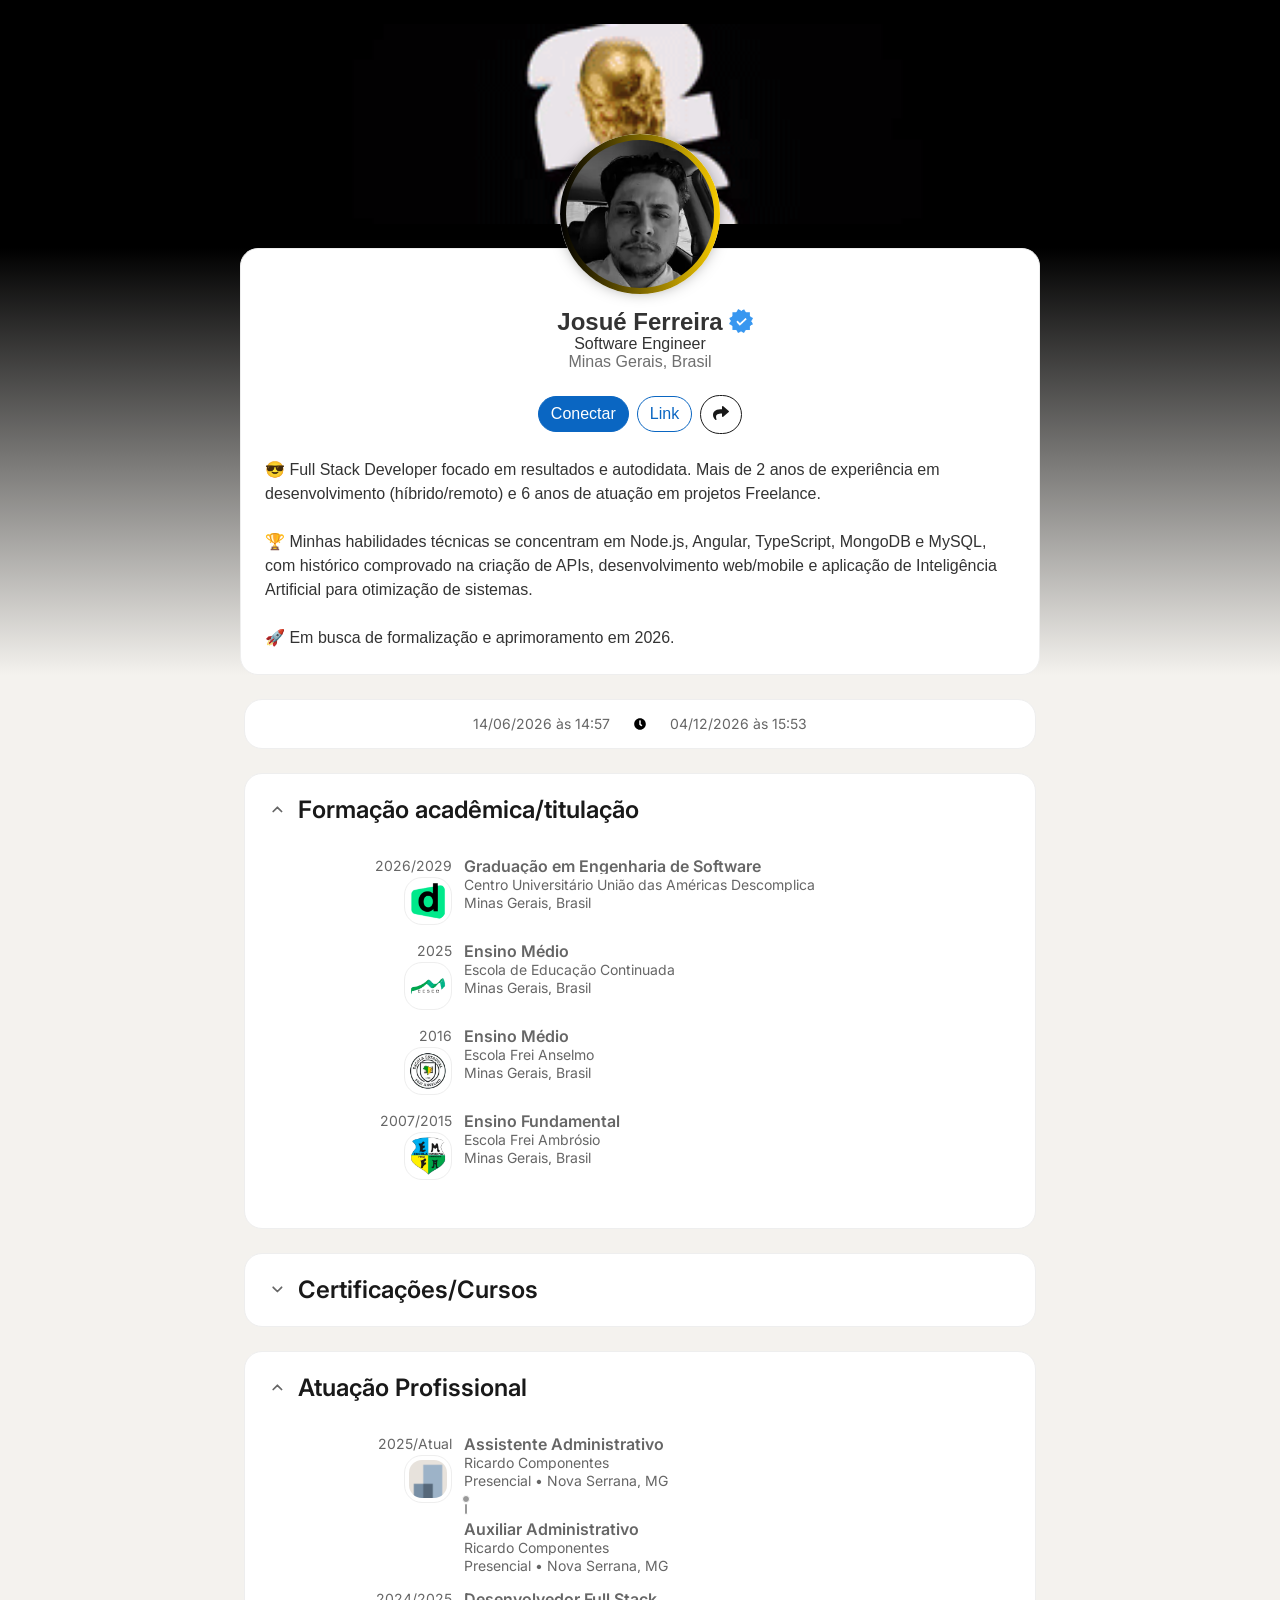
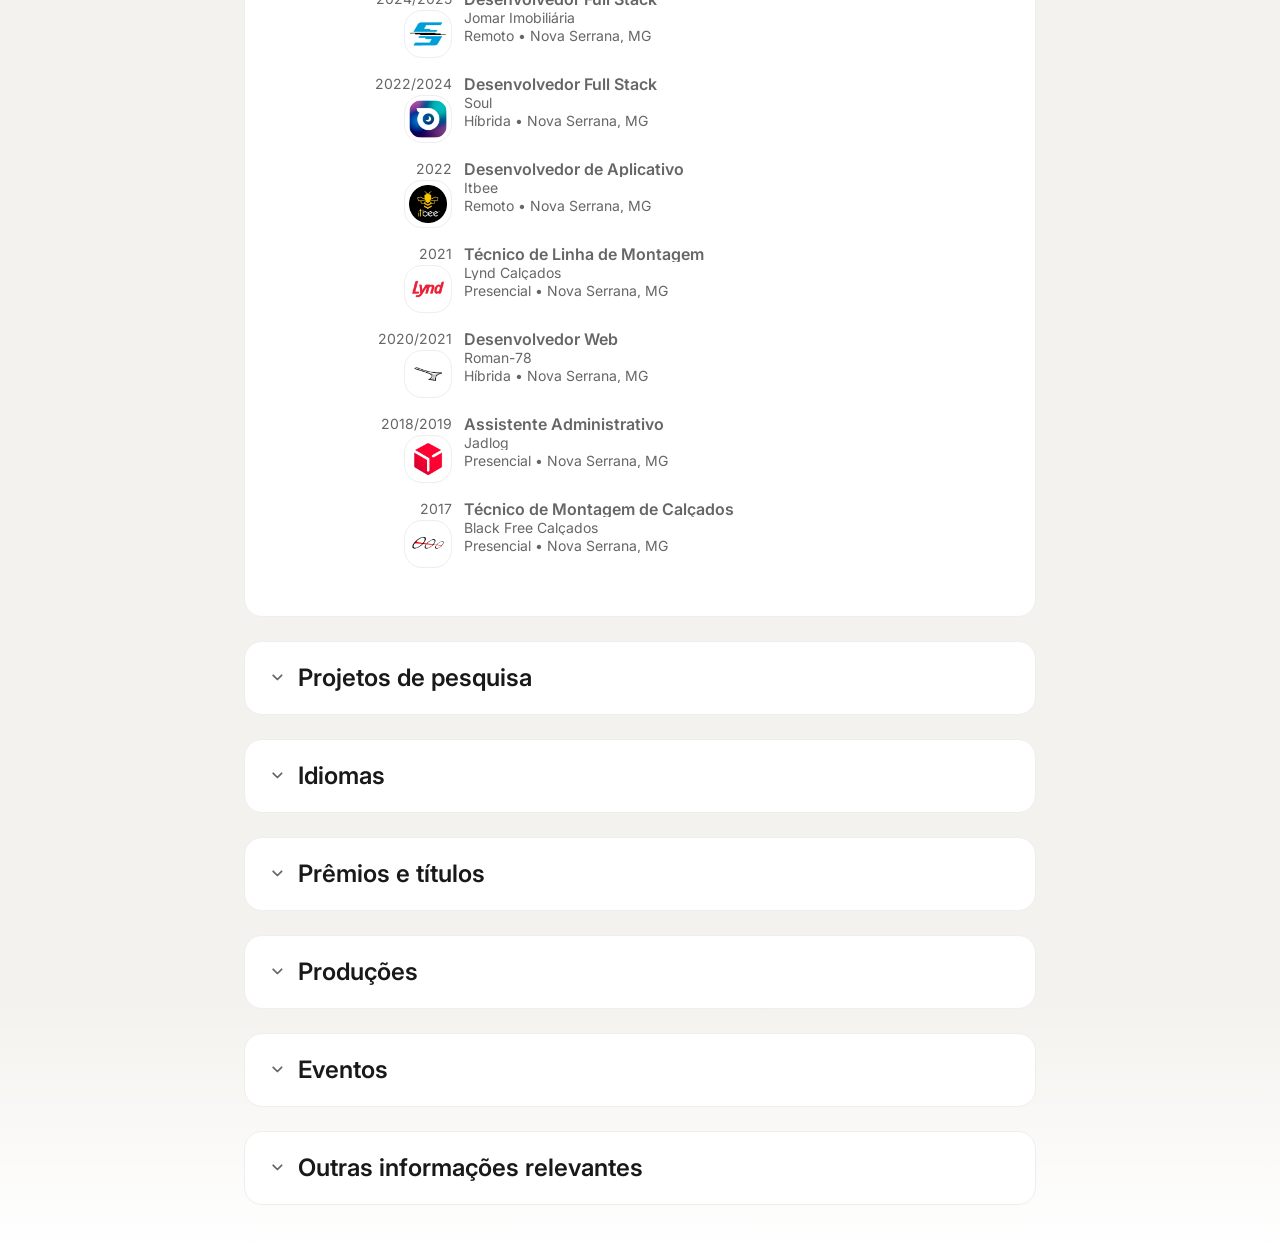
<file: index.html>
<!doctype html>
<html lang="pt-BR">
  <head>
    <meta charset="UTF-8" />
    <meta name="viewport" content="width=device-width, initial-scale=1.0" />
    <title>Life Log &#8211; JӨZÜΣMΛЯƧH</title>
    <link rel="stylesheet" href="style.css" />
    <script src="script.js"></script>
    <link rel="icon" href="media/Icon/32x32.jpeg" sizes="32x32" />
    <link rel="icon" href="media/Icon/192x192.jpeg" sizes="192x192" />
    <link rel="apple-touch-icon" href="media/Icon/180x180.jpeg" />
    <meta name="msapplication-TileImage" content="media/Icon/270x270.jpeg" />
  </head>
  <body>
    <header class="">
      <div class="container">
        <div class="background">
          <div class=""></div>
        </div>
        <div class="picture">
          <div class="image"></div>
        </div>
        <div class="information">
          <div class="col name">
            <h2>Josué Ferreira</h2>
            <span class="h3">Software Engineer</span>
            <span class="h6" style="opacity: 70%">Minas Gerais, Brasil</span>
          </div>
          <div class="row action">
            <a class="button" href="https://wa.me/5537920006936" target="_blank">
              <span class="h5">Conectar</span>
            </a>
            <a class="button alt" href="https://www.linkedin.com/in/jzmrsh/?ref=jzmrsh.com/log" target="_blank">
              <!-- <a class="button alt" href="https://www.jozuemarsh.com/notes/" target="_blank"> -->
              <span class="h5">Link</span>
            </a>
            <a class="button alt2" href="#" data-share="life-log" rel="nofollow">
              <svg aria-hidden="true" class="" viewBox="0 0 512 512" xmlns="http://www.w3.org/2000/svg">
                <path
                  d="M503.691 189.836L327.687 37.851C312.281 24.546 288 35.347 288 56.015v80.053C127.371 137.907 0 170.1 0 322.326c0 61.441 39.581 122.309 83.333 154.132 13.653 9.931 33.111-2.533 28.077-18.631C66.066 312.814 132.917 274.316 288 272.085V360c0 20.7 24.3 31.453 39.687 18.164l176.004-152c11.071-9.562 11.086-26.753 0-36.328z"
                ></path>
              </svg>
            </a>
          </div>
          <div class="col description">
            <span class="h6">
              😎 Full Stack Developer focado em resultados e autodidata. Mais de 2 anos de experiência em desenvolvimento
              (híbrido/remoto) e 6 anos de atuação em projetos Freelance. <br /><br />
              🏆 Minhas habilidades técnicas se concentram em Node.js, Angular, TypeScript, MongoDB e MySQL, com histórico
              comprovado na criação de APIs, desenvolvimento web/mobile e aplicação de Inteligência Artificial para otimização
              de sistemas. <br /><br />
              🚀 Em busca de formalização e aprimoramento em 2026.
            </span>
          </div>
        </div>
      </div>
    </header>
    <main class="">
      <section id="update" class="show">
        <div class="container row center">
          <span class="text" autoupdate="changeddate">00/00/0000 às 00:00</span>
          <svg class="icon small" aria-hidden="true" class="" viewBox="0 0 512 512" xmlns="http://www.w3.org/2000/svg">
            <path
              d="M256,8C119,8,8,119,8,256S119,504,256,504,504,393,504,256,393,8,256,8Zm92.49,313h0l-20,25a16,16,0,0,1-22.49,2.5h0l-67-49.72a40,40,0,0,1-15-31.23V112a16,16,0,0,1,16-16h32a16,16,0,0,1,16,16V256l58,42.5A16,16,0,0,1,348.49,321Z"
            ></path>
          </svg>
          <span class="text" autoupdate="currentdate">00/00/0000 às 00:00</span>
        </div>
      </section>
      <section id="school" class="show open">
        <div class="container">
          <h2 class="title">Formação acadêmica/titulação</h2>
          <div class="content"></div>
        </div>
      </section>
      <section id="course" class="show">
        <div class="container">
          <h2 class="title">Certificações/Cursos</h2>
          <div class="content"></div>
        </div>
      </section>
      <section id="teaching" class="hide">
        <div class="container">
          <h2 class="title">Livre-docência</h2>
          <div class="content"></div>
        </div>
      </section>
      <section id="job" class="show open">
        <div class="container">
          <h2 class="title">Atuação Profissional</h2>
          <div class="content"></div>
        </div>
      </section>
      <section id="project" class="show">
        <div class="container">
          <h2 class="title">Projetos de pesquisa</h2>
          <div class="content"></div>
        </div>
      </section>
      <section id="language" class="show">
        <div class="container">
          <h2 class="title">Idiomas</h2>
          <div class="content"></div>
        </div>
      </section>
      <section id="award" class="show">
        <div class="container">
          <h2 class="title">Prêmios e títulos</h2>
          <div class="content"></div>
        </div>
      </section>
      <section id="production" class="show">
        <div class="container">
          <h2 class="title">Produções</h2>
          <div class="content"></div>
        </div>
      </section>
      <section id="magazine" class="hide">
        <div class="container">
          <h2 class="title">Bancas</h2>
          <div class="content"></div>
        </div>
      </section>
      <section id="event" class="show">
        <div class="container">
          <h2 class="title">Eventos</h2>
          <div class="content"></div>
        </div>
      </section>
      <section id="guidelines" class="hide">
        <div class="container">
          <h2 class="title">Orientações</h2>
          <div class="content"></div>
        </div>
      </section>
      <section id="education" class="hide">
        <div class="container">
          <h2 class="title">Educação e Popularização de C &amp; T</h2>
          <div class="content"></div>
        </div>
      </section>
      <section id="other" class="show">
        <div class="container">
          <h2 class="title">Outras informações relevantes</h2>
          <div class="content"></div>
        </div>
      </section>
    </main>
    <footer class=""></footer>
    <script>
      // SHARE BTN
      document.addEventListener("click", (event) => {
        const element = event.target.closest("[data-share]");

        if (element && element.dataset.share === "life-log") {
          const shareData = {
            title: "Life Log",
            url: "https://jzmrsh.com/log",
          };

          // Tenta usar a API de compartilhamento nativa, senão copia para o clipboard
          if (navigator.share) {
            navigator.share(shareData);
          } else {
            navigator.clipboard.writeText(shareData.url);
            alert("Link copiado para a área de transferência!");
          }
        }
      });

      // IFRAME
      const observer = new ResizeObserver((entries) => {
        for (let entry of entries) {
          const height = document.documentElement.scrollHeight;
          window.parent.postMessage(
            {
              type: "resize",
              height: height,
            },
            "*"
          );
        }
      });

      // Começa a observar o corpo da página
      observer.observe(document.getElementsByTagName("main")[0]);
    </script>
  </body>
</html>
</file>
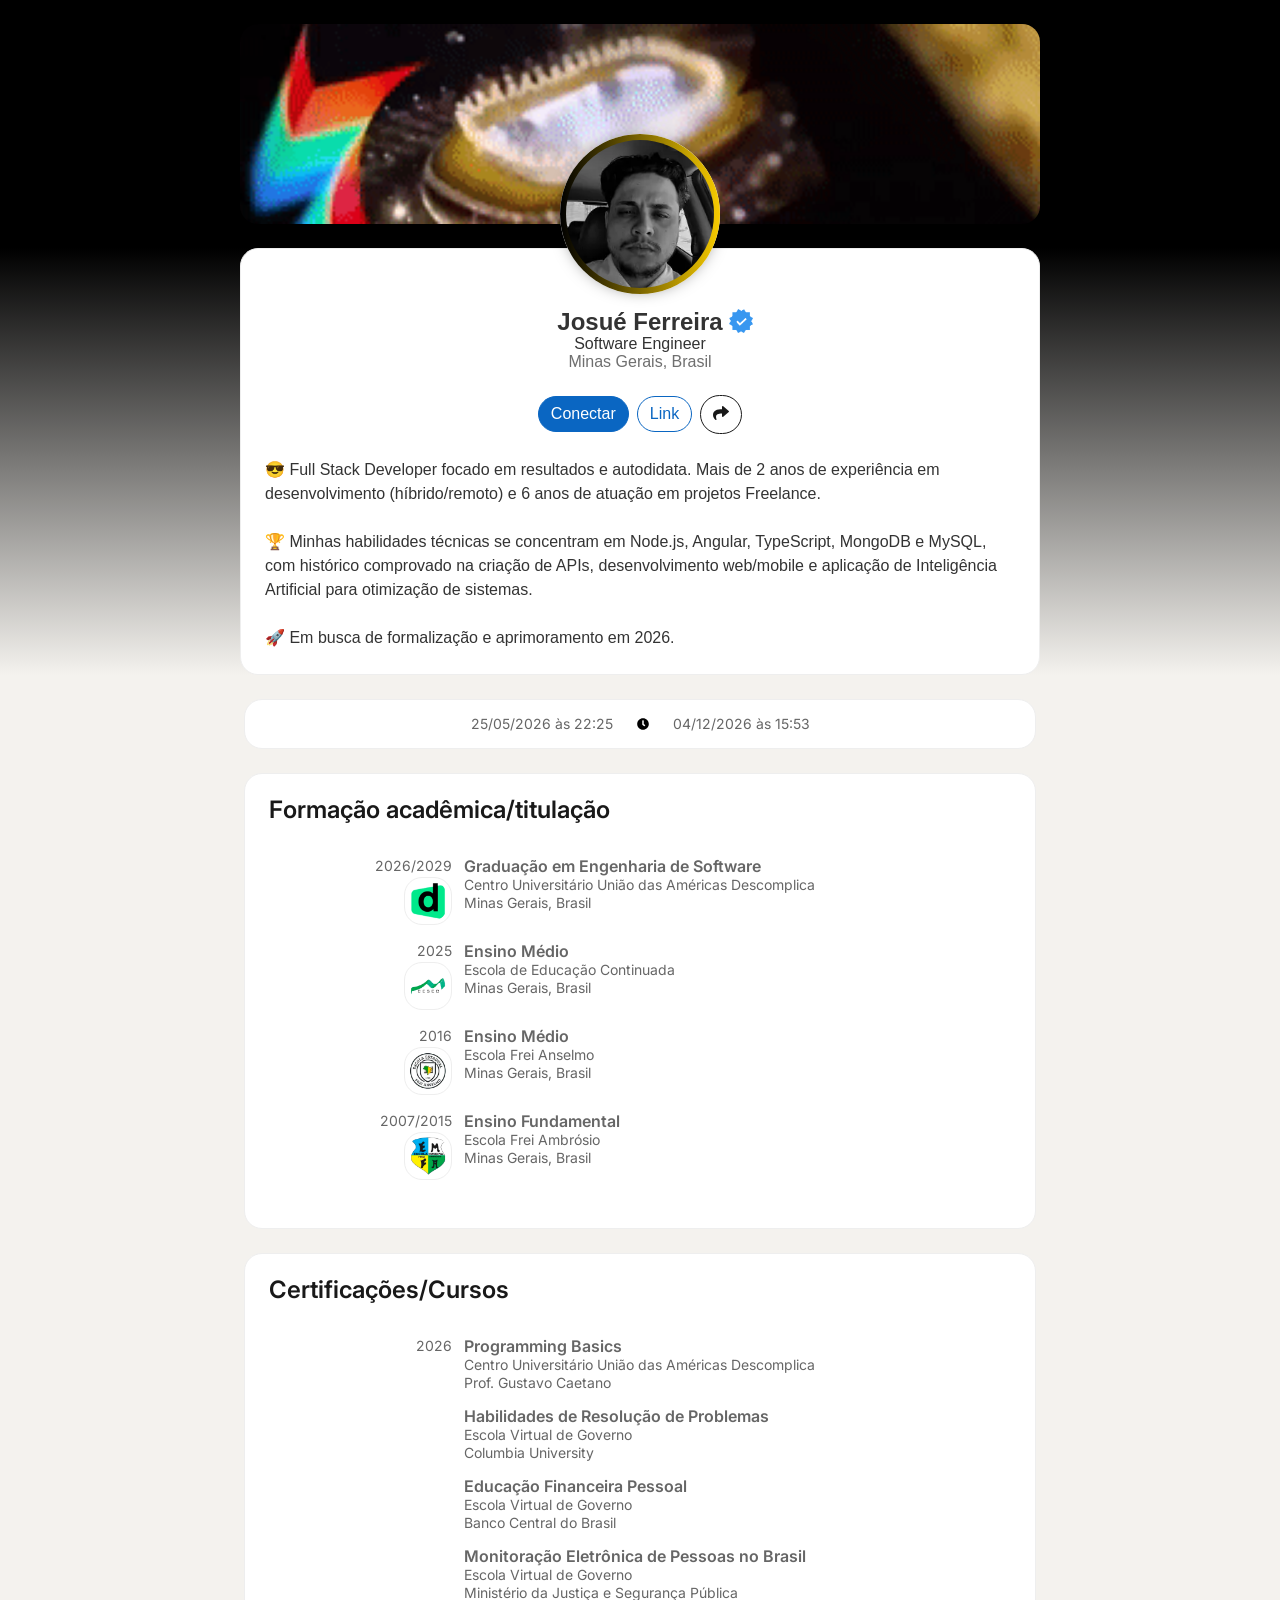
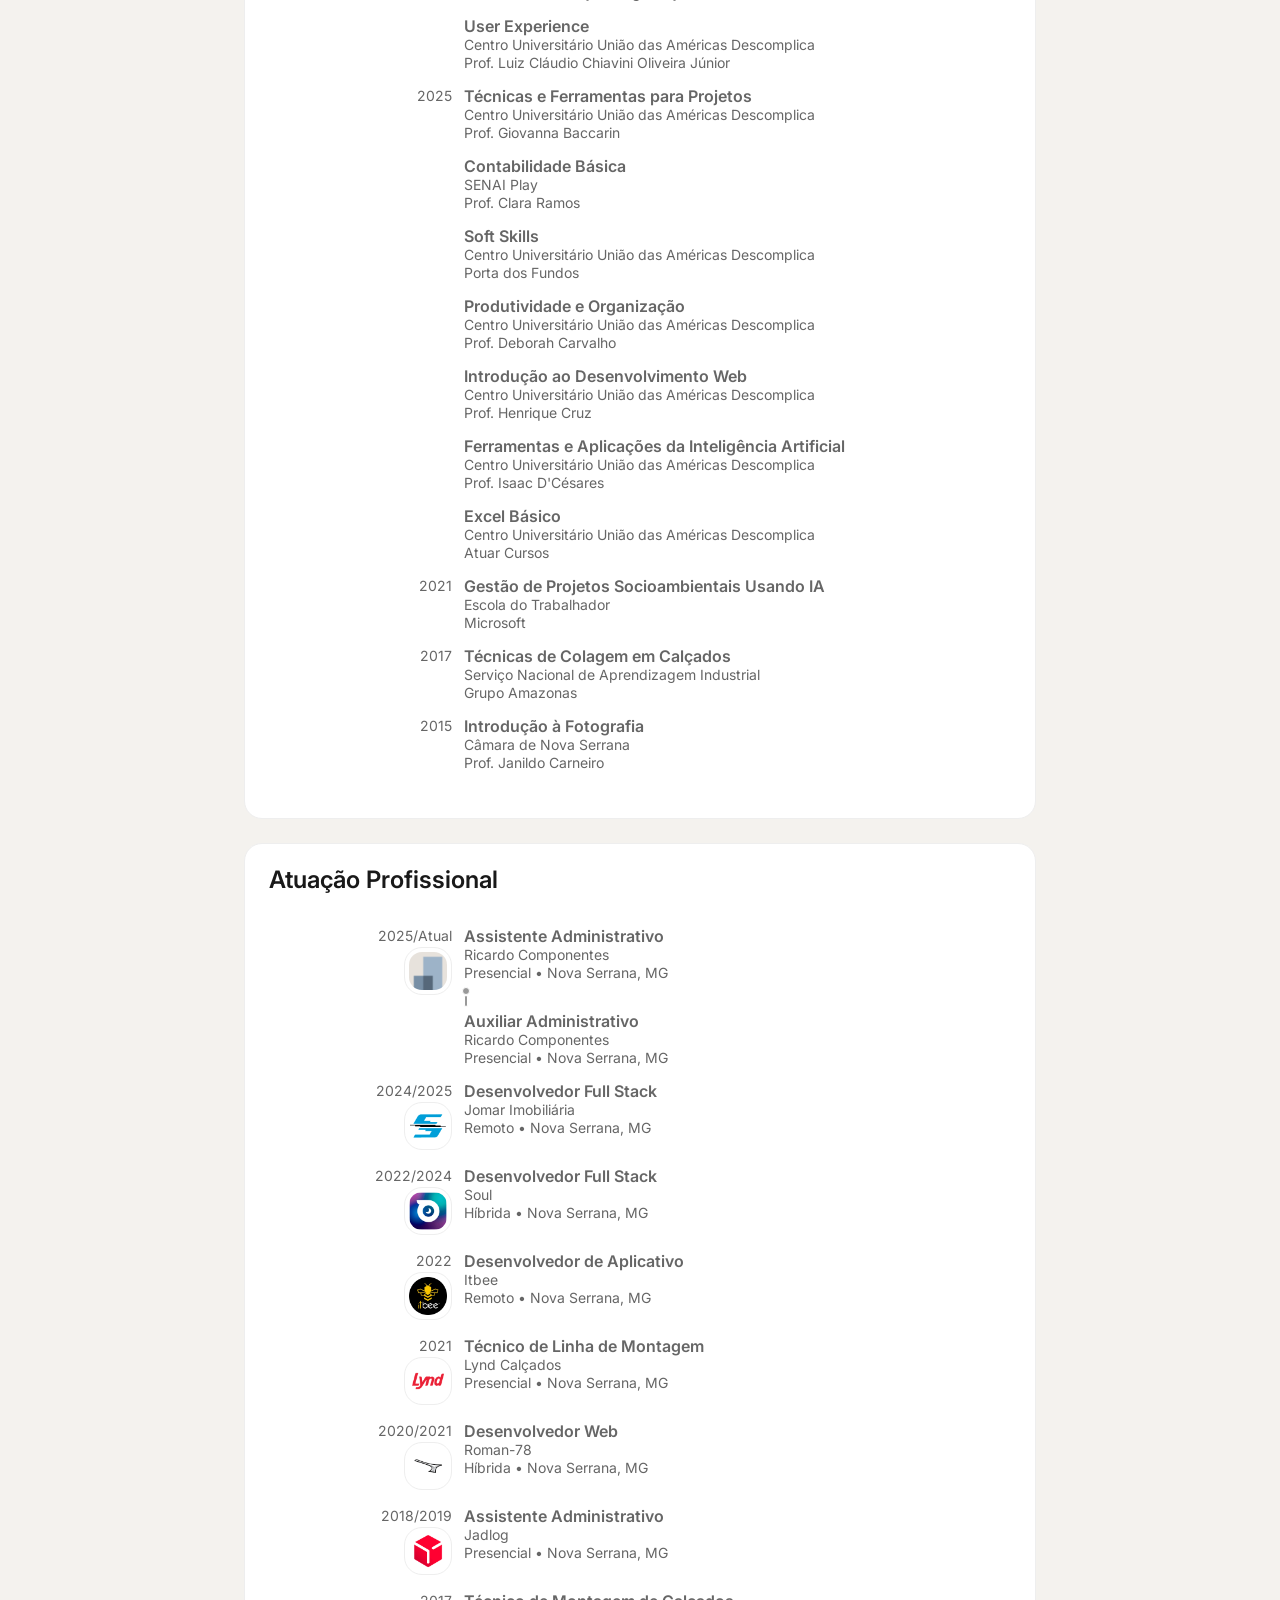
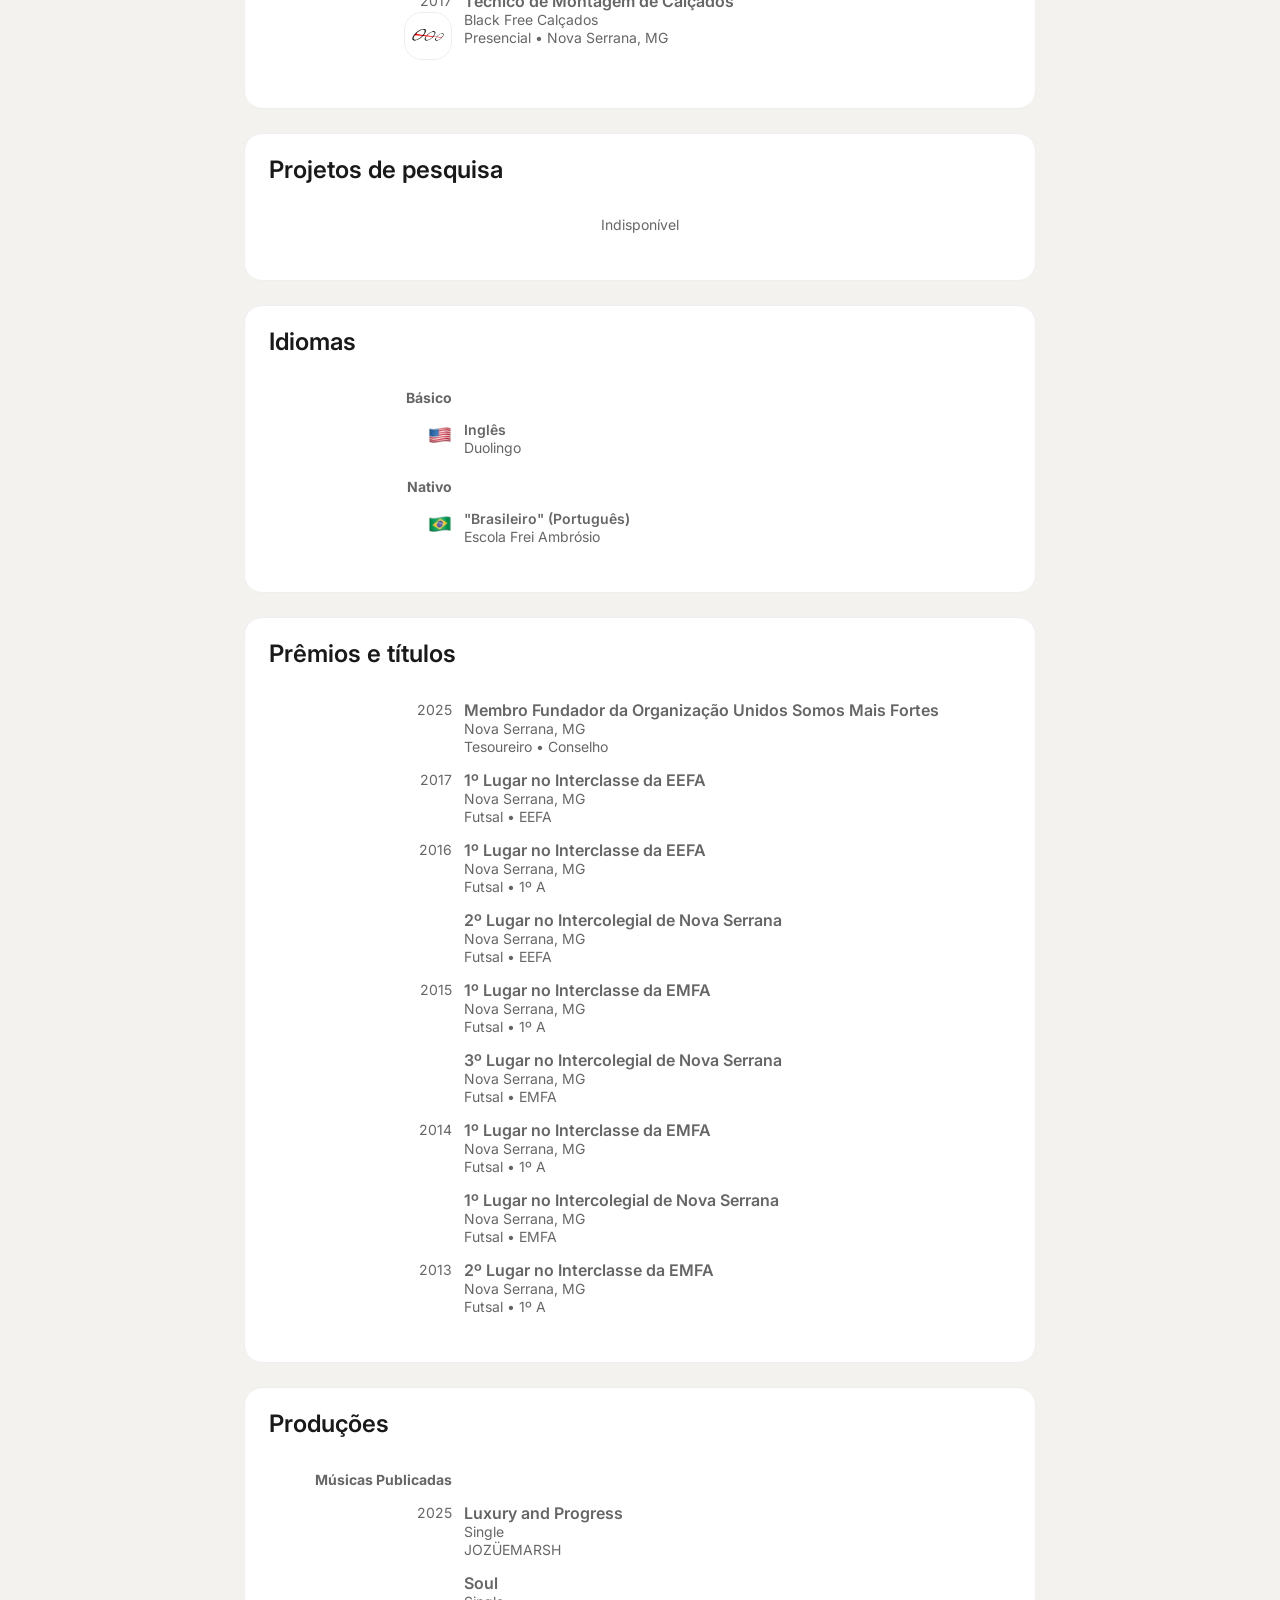
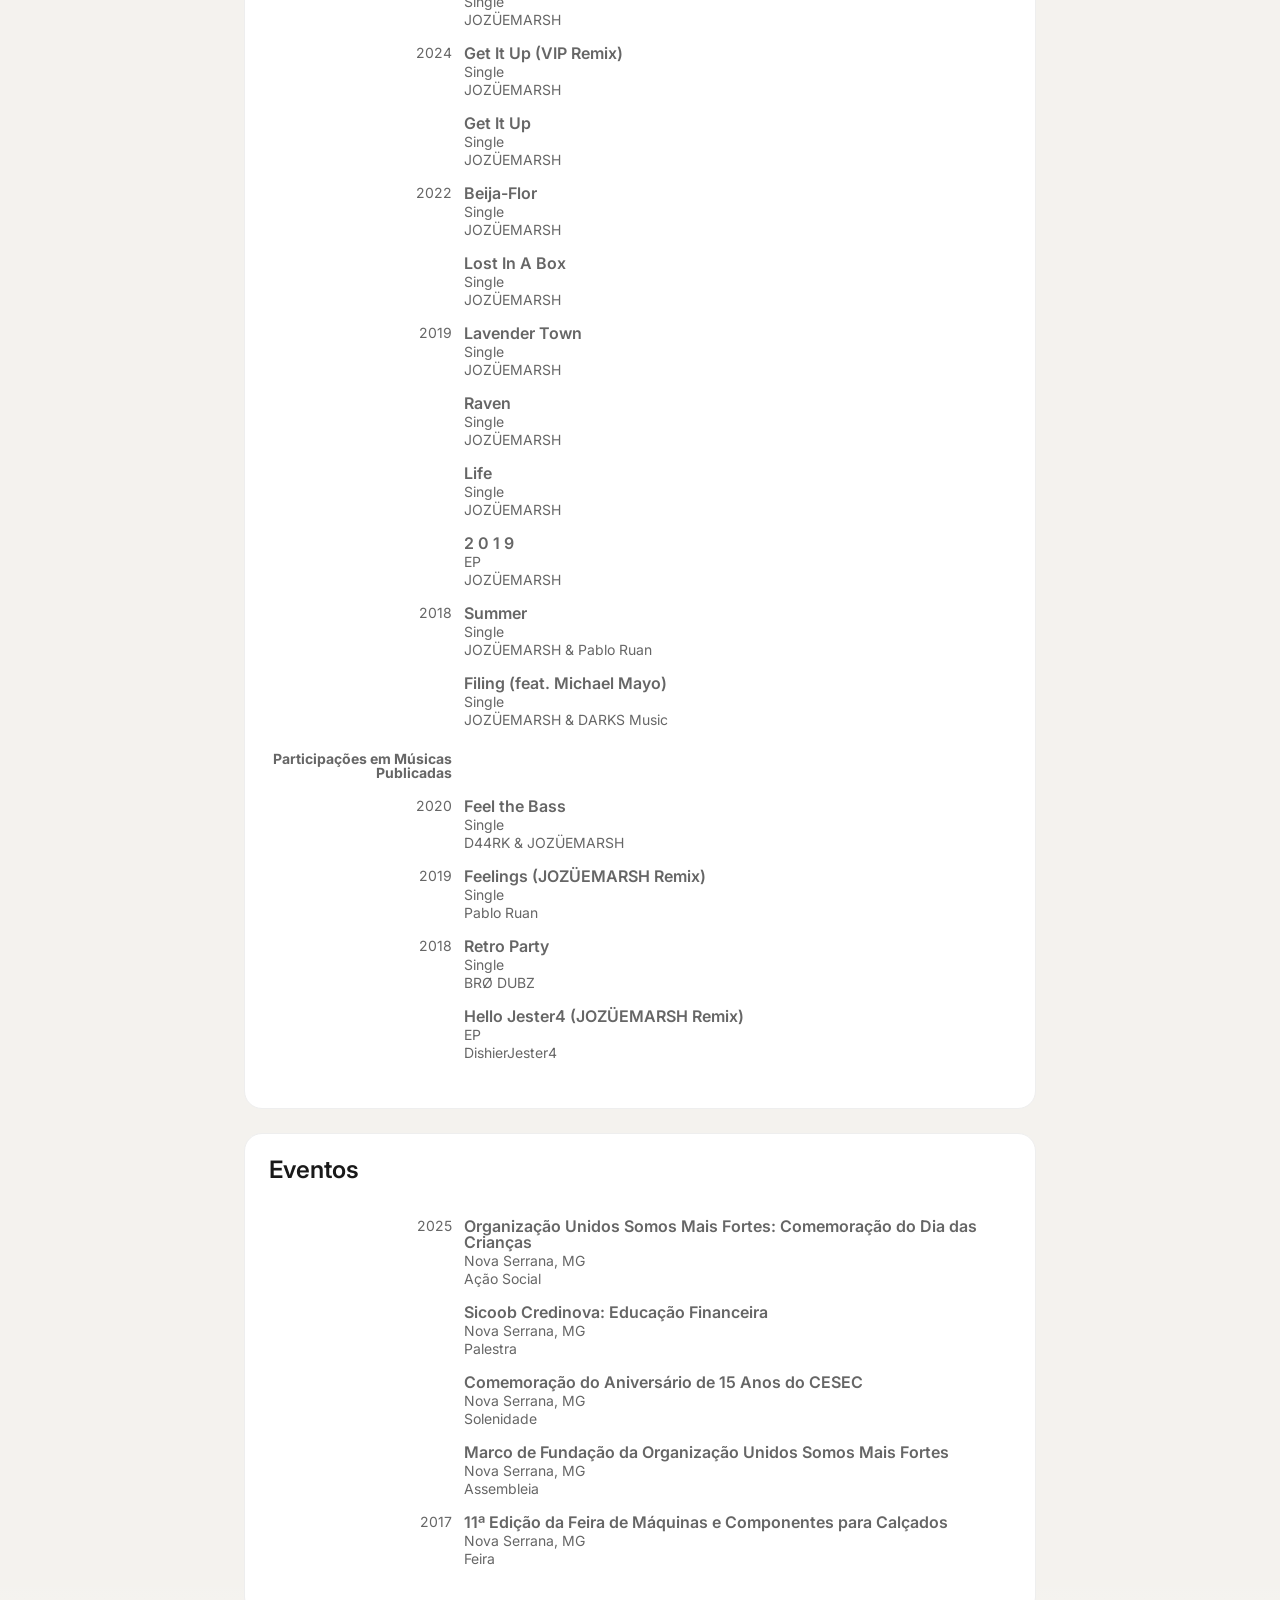
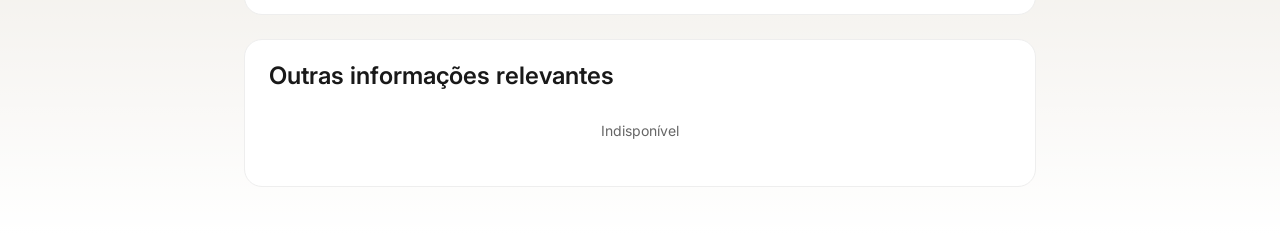
<file: index.bkp.html>
<!doctype html>
<html lang="pt-BR">
  <head>
    <meta charset="UTF-8" />
    <meta name="viewport" content="width=device-width, initial-scale=1.0" />
    <title>Life Log &#8211; JӨZÜΣMΛЯƧH</title>
    <link rel="stylesheet" href="style.css" />
    <link
      rel="icon"
      href="https://www.jozuemarsh.com/log/wp-content/uploads/sites/8/2025/12/cropped-profile-brand-32x32.jpeg"
      sizes="32x32"
    />
    <link
      rel="icon"
      href="https://www.jozuemarsh.com/log/wp-content/uploads/sites/8/2025/12/cropped-profile-brand-192x192.jpeg"
      sizes="192x192"
    />
    <link
      rel="apple-touch-icon"
      href="https://www.jozuemarsh.com/log/wp-content/uploads/sites/8/2025/12/cropped-profile-brand-180x180.jpeg"
    />
    <meta
      name="msapplication-TileImage"
      content="https://www.jozuemarsh.com/log/wp-content/uploads/sites/8/2025/12/cropped-profile-brand-270x270.jpeg"
    />
  </head>
  <body>
    <header class="">
      <div class="container">
        <div class="background">
          <div class="">
            <div class=""></div>
          </div>
        </div>
        <div class="picture">
          <div class="image"></div>
        </div>
        <div class="information">
          <div class="col name">
            <h2>Josué Ferreira</h2>
            <span class="h3">Software Engineer</span>
            <span class="h6" style="opacity: 70%">Minas Gerais, Brasil</span>
          </div>
          <div class="row action">
            <a class="button" href="https://wa.me/5537920006936" target="_blank">
              <span class="h5">Conectar</span>
            </a>
            <a class="button alt" href="https://www.linkedin.com/in/jzmrsh/?ref=jzmrsh.com/log" target="_blank">
              <!-- <a class="button alt" href="https://www.jozuemarsh.com/notes/" target="_blank"> -->
              <span class="h5">Link</span>
            </a>
            <a class="button alt2" href="#" data-share="life-log" rel="nofollow">
              <svg aria-hidden="true" class="" viewBox="0 0 512 512" xmlns="http://www.w3.org/2000/svg">
                <path
                  d="M503.691 189.836L327.687 37.851C312.281 24.546 288 35.347 288 56.015v80.053C127.371 137.907 0 170.1 0 322.326c0 61.441 39.581 122.309 83.333 154.132 13.653 9.931 33.111-2.533 28.077-18.631C66.066 312.814 132.917 274.316 288 272.085V360c0 20.7 24.3 31.453 39.687 18.164l176.004-152c11.071-9.562 11.086-26.753 0-36.328z"
                ></path>
              </svg>
            </a>
          </div>
          <div class="col description">
            <span class="h6">
              😎 Full Stack Developer focado em resultados e autodidata. Mais de 2 anos de experiência em desenvolvimento
              (híbrido/remoto) e 6 anos de atuação em projetos Freelance. <br /><br />
              🏆 Minhas habilidades técnicas se concentram em Node.js, Angular, TypeScript, MongoDB e MySQL, com histórico
              comprovado na criação de APIs, desenvolvimento web/mobile e aplicação de Inteligência Artificial para otimização
              de sistemas. <br /><br />
              🚀 Em busca de formalização e aprimoramento em 2026.
            </span>
          </div>
        </div>
      </div>
    </header>
    <main class="">
      <section id="update" class="show">
        <div class="container row center">
          <span class="">25/05/2026 às 22:25</span>
          <svg class="icon small" aria-hidden="true" class="" viewBox="0 0 512 512" xmlns="http://www.w3.org/2000/svg">
            <path
              d="M256,8C119,8,8,119,8,256S119,504,256,504,504,393,504,256,393,8,256,8Zm92.49,313h0l-20,25a16,16,0,0,1-22.49,2.5h0l-67-49.72a40,40,0,0,1-15-31.23V112a16,16,0,0,1,16-16h32a16,16,0,0,1,16,16V256l58,42.5A16,16,0,0,1,348.49,321Z"
            ></path>
          </svg>
          <span class="text" autoupdate="currentdate">29/01/2026 às 22:22</span>
        </div>
      </section>
      <section id="school" class="show">
        <div class="container">
          <h2 class="title">Formação acadêmica/titulação</h2>
          <div class="content">
            <div class="item">
              <div class="col end">
                <span class="h6">2026/2029</span>
                <img
                  decoding="async"
                  src="media/School/CUUAD.png"
                  title="Centro Universitário União das Américas Descomplica"
                  alt="Centro Universitário União das Américas Descomplica"
                  loading="lazy"
                />
              </div>
              <div class="col">
                <a href="https://descomplica.com.br/faculdade/engenharia/engenharia-de-software/" target="_blank">
                  <span class="h5">Graduação em Engenharia de Software</span>
                </a>
                <a href="https://atendi.men/cuuad" target="_blank">
                  <span class="h6">Centro Universitário União das Américas Descomplica</span>
                </a>
                <span class="h6">Minas Gerais, Brasil</span>
              </div>
            </div>
            <!-- <div class="item">
              <div class="col end">
                <span class="h6">2026/2027</span>
                <img
                  decoding="async"
                  src="media/School/SENAI.png"
                  title="Serviço Nacional de Aprendizagem Industrial"
                  alt="Serviço Nacional de Aprendizagem Industrial"
                  loading="lazy"
                />
              </div>
              <div class="col">
                <a href="https://www.fiemg.com.br/curso/tecnico-em-informatica-para-internet/" target="_blank">
                  <span class="h5">Ensino Técnico em Informática para Internet</span>
                </a>
                <a href="https://atendi.men/senai" target="_blank">
                  <span class="h6">Escola de Aprendizagem Industrial</span>
                </a>
                <span class="h6">Minas Gerais, Brasil</span>
              </div>
            </div> -->
            <div class="item">
              <div class="col end">
                <span class="h6">2025</span>
                <img
                  decoding="async"
                  src="media/School/CESEC.png"
                  title="Centro Estadual de Educação Continuada"
                  alt="Centro Estadual de Educação Continuada"
                  loading="lazy"
                />
              </div>
              <div class="col">
                <a data-href="#" target="_blank"> <span class="h5">Ensino Médio</span> </a>
                <a href="https://atendi.men/cesec" target="_blank"> <span class="h6">Escola de Educação Continuada</span> </a>
                <span class="h6">Minas Gerais, Brasil</span>
              </div>
            </div>
            <div class="item">
              <div class="col end">
                <span class="h6">2016</span>
                <img
                  decoding="async"
                  src="media/School/EEFA.png"
                  title="Escola Estadual Frei Anselmo"
                  alt="Escola Estadual Frei Anselmo"
                  loading="lazy"
                />
              </div>
              <div class="col">
                <a data-href="#" target="_blank"> <span class="h5">Ensino Médio</span> </a>
                <a href="https://atendi.men/eefa" target="_blank"> <span class="h6">Escola Frei Anselmo</span> </a>
                <span class="h6">Minas Gerais, Brasil</span>
              </div>
            </div>
            <div class="item">
              <div class="col end">
                <span class="h6">2007/2015</span>
                <img
                  decoding="async"
                  src="media/School/EMFA.png"
                  title="Escola Municipal Frei Ambrósio"
                  alt="Escola Municipal Frei Ambrósio"
                  loading="lazy"
                />
              </div>
              <div class="col">
                <a data-href="#" target="_blank"> <span class="h5">Ensino Fundamental</span> </a>
                <a href="https://atendi.men/emfa" target="_blank"> <span class="h6">Escola Frei Ambrósio</span> </a>
                <span class="h6">Minas Gerais, Brasil</span>
              </div>
            </div>
          </div>
        </div>
      </section>
      <section id="course" class="show">
        <div class="container">
          <h2 class="title">Certificações/Cursos</h2>
          <div class="content">
            <div class="item">
              <div class="col end">
                <span class="h6">2026</span>
              </div>
              <div class="col">
                <a
                  href="https://certificados.descomplica.com.br/graduacao/cdb356a0e4448794bcc832e6913390ec9d5703fa6d3b303a329477cb79ea5d6d"
                  target="_blank"
                >
                  <span class="h5">Programming Basics</span>
                </a>
                <a href="https://atendi.men/cuuad" target="_blank">
                  <span class="h6">Centro Universitário União das Américas Descomplica</span>
                </a>
                <a href="https://br.linkedin.com/in/oguscaetano" target="_blank">
                  <span class="h6">Prof. Gustavo Caetano</span>
                </a>
              </div>
            </div>
            <div class="item">
              <div class="col end">
                <span class="h6"></span>
              </div>
              <div class="col">
                <a
                  href="https://www.escolavirtual.gov.br/documentos/validacao/certificadocheck/Zcqw212369268RDC"
                  target="_blank"
                >
                  <span class="h5">Habilidades de Resolução de Problemas</span>
                </a>
                <a href="https://atendi.men/evgov" target="_blank">
                  <span class="h6">Escola Virtual de Governo</span>
                </a>
                <a href="https://www.columbia.edu/" target="_blank">
                  <span class="h6">Columbia University</span>
                </a>
              </div>
            </div>
            <div class="item">
              <div class="col end">
                <span class="h6"></span>
              </div>
              <div class="col">
                <a
                  href="https://www.escolavirtual.gov.br/documentos/validacao/certificadocheck/EUIq21236973Q2J1"
                  target="_blank"
                >
                  <span class="h5">Educação Financeira Pessoal</span>
                </a>
                <a href="https://atendi.men/evgov" target="_blank">
                  <span class="h6">Escola Virtual de Governo</span>
                </a>
                <a href="https://www.bcb.gov.br/" target="_blank">
                  <span class="h6">Banco Central do Brasil</span>
                </a>
              </div>
            </div>
            <div class="item">
              <div class="col end">
                <span class="h6"></span>
              </div>
              <div class="col">
                <a
                  href="https://www.escolavirtual.gov.br/documentos/validacao/certificadocheck/8It921226498QajW"
                  target="_blank"
                >
                  <span class="h5">Monitoração Eletrônica de Pessoas no Brasil</span>
                </a>
                <a href="https://atendi.men/evgov" target="_blank">
                  <span class="h6">Escola Virtual de Governo</span>
                </a>
                <a href="https://www.gov.br/mj/" target="_blank">
                  <span class="h6">Ministério da Justiça e Segurança Pública</span>
                </a>
              </div>
            </div>
            <div class="item">
              <div class="col end">
                <span class="h6"></span>
              </div>
              <div class="col">
                <a
                  href="https://certificados.descomplica.com.br/graduacao/66e214830ab9c2e50354dc246287b1079cd139540c71c688d9574fd3a3d00166"
                  target="_blank"
                >
                  <span class="h5">User Experience</span>
                </a>
                <a href="https://atendi.men/cuuad" target="_blank">
                  <span class="h6">Centro Universitário União das Américas Descomplica</span>
                </a>
                <a href="https://www.linkedin.com/in/luizchiavini/" target="_blank">
                  <span class="h6">Prof. Luiz Cláudio Chiavini Oliveira Júnior</span>
                </a>
              </div>
            </div>
            <div class="item">
              <div class="col end">
                <span class="h6">2025</span>
              </div>
              <div class="col">
                <a
                  href="https://certificados.descomplica.com.br/graduacao/4dfbaa724acdd11bbfda4ad1443c865f7b51927039621c9766316a93701eca55"
                  target="_blank"
                >
                  <span class="h5">Técnicas e Ferramentas para Projetos</span>
                </a>
                <a href="https://atendi.men/cuuad" target="_blank">
                  <span class="h6">Centro Universitário União das Américas Descomplica</span>
                </a>
                <a href="https://www.linkedin.com/in/giovannabaccarin/" target="_blank">
                  <span class="h6">Prof. Giovanna Baccarin</span>
                </a>
              </div>
            </div>
            <div class="item">
              <div class="col end">
                <span class="h6"></span>
              </div>
              <div class="col">
                <a href="https://play.senai.br/student-api/certified/share/PLAY17662664341826" target="_blank">
                  <span class="h5">Contabilidade Básica</span>
                </a>
                <a href="https://atendi.men/senaiplay" target="_blank">
                  <span class="h6">SENAI Play</span>
                </a>
                <a href="https://www.instagram.com/professoraclaramos" target="_blank">
                  <span class="h6">Prof. Clara Ramos</span>
                </a>
              </div>
            </div>
            <div class="item">
              <div class="col end">
                <span class="h6"></span>
              </div>
              <div class="col">
                <a
                  href="https://certificados.descomplica.com.br/graduacao/98e2f7ff8ce4a2e68285b51573f202c2f488efa522c171e48072e81d859e121f"
                  target="_blank"
                >
                  <span class="h5">Soft Skills</span>
                </a>
                <a href="https://atendi.men/cuuad" target="_blank">
                  <span class="h6">Centro Universitário União das Américas Descomplica</span>
                </a>
                <a href="https://portadosfundos.com.br/producoes/" target="_blank">
                  <span class="h6">Porta dos Fundos</span>
                </a>
              </div>
            </div>
            <div class="item">
              <div class="col end">
                <span class="h6"></span>
              </div>
              <div class="col">
                <a
                  href="https://certificados.descomplica.com.br/graduacao/067f2ebdd95d20c2048b03e6cecd137f7a033c25a8db3205bcdcd1e7a906cab2"
                  target="_blank"
                >
                  <span class="h5">Produtividade e Organização</span>
                </a>
                <a href="https://atendi.men/cuuad" target="_blank">
                  <span class="h6">Centro Universitário União das Américas Descomplica</span>
                </a>
                <a href="https://www.linkedin.com/in/dehcarvalho/" target="_blank">
                  <span class="h6">Prof. Deborah Carvalho</span>
                </a>
              </div>
            </div>
            <div class="item">
              <div class="col end">
                <span class="h6"></span>
              </div>
              <div class="col">
                <a
                  href="https://certificados.descomplica.com.br/graduacao/90580e233124f0c52c137c5e2401ff720ca148097cdf8f2e80cef66553101e27"
                  target="_blank"
                >
                  <span class="h5">Introdução ao Desenvolvimento Web</span>
                </a>
                <a href="https://atendi.men/cuuad" target="_blank">
                  <span class="h6">Centro Universitário União das Américas Descomplica</span>
                </a>
                <a href="https://www.linkedin.com/in/henriquecesp/" target="_blank">
                  <span class="h6">Prof. Henrique Cruz</span>
                </a>
              </div>
            </div>
            <div class="item">
              <div class="col end">
                <span class="h6"></span>
              </div>
              <div class="col">
                <a
                  href="https://certificados.descomplica.com.br/graduacao/412e44013c99202960cf01edec0b0888ccd32e6ab3df27d7d27eeb8f12f21fab"
                  target="_blank"
                >
                  <span class="h5">Ferramentas e Aplicações da Inteligência Artificial</span>
                </a>
                <a href="https://atendi.men/cuuad" target="_blank">
                  <span class="h6">Centro Universitário União das Américas Descomplica</span>
                </a>
                <a href="https://www.linkedin.com/in/isaacdcesares/" target="_blank">
                  <span class="h6">Prof. Isaac D'Césares</span>
                </a>
              </div>
            </div>
            <div class="item">
              <div class="col end">
                <span class="h6"></span>
              </div>
              <div class="col">
                <a
                  href="https://certificados.descomplica.com.br/graduacao/08ef8b5c9a1b4543eb1ad5af863475134fb39a5666df5692c8bfe29591b4e447"
                  target="_blank"
                >
                  <span class="h5">Excel Básico</span>
                </a>
                <a href="https://atendi.men/cuuad" target="_blank">
                  <span class="h6">Centro Universitário União das Américas Descomplica</span>
                </a>
                <a href="https://atuarcursos.com/" target="_blank">
                  <span class="h6">Atuar Cursos</span>
                </a>
              </div>
            </div>
            <div class="item">
              <div class="col end">
                <span class="h6">2021</span>
              </div>
              <div class="col">
                <span class="h5">Gestão de Projetos Socioambientais Usando IA</span>
                <a
                  href="https://www.gov.br/trabalho-e-emprego/pt-br/servicos/trabalhador/qualificacao-profissional/caminho-digital"
                  target="_blank"
                >
                  <span class="h6">Escola do Trabalhador</span>
                </a>
                <a href="https://learn.microsoft.com/training/" target="_blank">
                  <span class="h6">Microsoft</span>
                </a>
              </div>
            </div>
            <div class="item">
              <div class="col end">
                <span class="h6">2017</span>
              </div>
              <div class="col">
                <span class="h5">Técnicas de Colagem em Calçados</span>
                <a href="https://atendi.men/senai" target="_blank">
                  <span class="h6">Serviço Nacional de Aprendizagem Industrial</span>
                </a>
                <a href="https://www.amazonas.com.br/" target="_blank">
                  <span class="h6">Grupo Amazonas</span>
                </a>
              </div>
            </div>
            <div class="item">
              <div class="col end">
                <span class="h6">2015</span>
              </div>
              <div class="col">
                <a href="https://www.jozuemarsh.com/notes/92/" target="_blank">
                  <span class="h5">Introdução à Fotografia</span>
                </a>
                <a href="https://www.novaserrana.cam.mg.gov.br/" target="_blank">
                  <span class="h6">Câmara de Nova Serrana</span>
                </a>
                <span class="h6">Prof. Janildo Carneiro</span>
              </div>
            </div>
          </div>
        </div>
      </section>
      <section id="teaching" class="hide">
        <div class="container">
          <h2 class="title">Livre-docência</h2>
          <div class="content">
            <span class="h6">Indisponível</span>
          </div>
        </div>
      </section>
      <section id="job" class="show">
        <div class="container">
          <h2 class="title">Atuação Profissional</h2>
          <div class="content">
            <div class="item linked">
              <div class="col end">
                <span class="h6">2025/Atual</span>
                <img
                  decoding="async"
                  src="media/Enterprise/Not-Found.png"
                  title=""
                  alt=""
                  loading="lazy"
                />
              </div>
              <div class="col">
                <span class="h5">Assistente Administrativo</span>
                <span class="h6">Ricardo Componentes</span>
                <span class="h6">Presencial • Nova Serrana, MG</span>
              </div>
            </div>
            <div class="item">
              <div class="col end">
                <span class="h6"></span>
              </div>
              <div class="col">
                <span class="h5">Auxiliar Administrativo</span>
                <span class="h6">Ricardo Componentes</span>
                <span class="h6">Presencial • Nova Serrana, MG</span>
              </div>
            </div>
            <div class="item">
              <div class="col end">
                <span class="h6">2024/2025</span>
                <img
                  decoding="async"
                  src="media/Enterprise/Jomar-Imobiliaria.png"
                  title="Jomar Imobiliária"
                  alt="Jomar Imobiliária"
                  loading="lazy"
                />
              </div>
              <div class="col">
                <a data-href="#" target="_blank"> <span class="h5">Desenvolvedor Full Stack</span> </a>
                <a href="https://www.jomarimobiliaria.com.br/" target="_blank"> <span class="h6">Jomar Imobiliária</span> </a>
                <span class="h6">Remoto • Nova Serrana, MG</span>
              </div>
            </div>
            <div class="item">
              <div class="col end">
                <span class="h6">2022/2024</span>
                <img
                  decoding="async"
                  src="media/Enterprise/Soul.png"
                  title="Soul"
                  alt="Soul"
                  loading="lazy"
                />
              </div>
              <div class="col">
                <a data-href="#" target="_blank"> <span class="h5">Desenvolvedor Full Stack</span> </a>
                <a href="https://www.soulplataforma.com/" target="_blank"> <span class="h6">Soul</span> </a>
                <span class="h6">Híbrida • Nova Serrana, MG</span>
              </div>
            </div>
            <div class="item">
              <div class="col end">
                <span class="h6">2022</span>
                <img
                  decoding="async"
                  src="media/Enterprise/Itbee.png"
                  title="Itbee"
                  alt="Itbee"
                  loading="lazy"
                />
              </div>
              <div class="col">
                <a data-href="#" target="_blank"> <span class="h5">Desenvolvedor de Aplicativo</span> </a>
                <a href="https://www.Itbee.com.br/" target="_blank"> <span class="h6">Itbee</span> </a>
                <span class="h6">Remoto • Nova Serrana, MG</span>
              </div>
            </div>
            <div class="item">
              <div class="col end">
                <span class="h6">2021</span>
                <img
                  decoding="async"
                  src="media/Enterprise/Lynd.png"
                  title="Lynd"
                  alt="Lynd"
                  loading="lazy"
                />
              </div>
              <div class="col">
                <a data-href="#" target="_blank"> <span class="h5">Técnico de Linha de Montagem</span> </a>
                <a href="https://www.lynd.com.br/" target="_blank"> <span class="h6">Lynd Calçados</span> </a>
                <span class="h6">Presencial • Nova Serrana, MG</span>
              </div>
            </div>
            <div class="item">
              <div class="col end">
                <span class="h6">2020/2021</span>
                <img
                  decoding="async"
                  src="media/Enterprise/Roman-78.png"
                  title="Roman-78"
                  alt="Roman-78"
                  loading="lazy"
                />
              </div>
              <div class="col">
                <a data-href="#" target="_blank"> <span class="h5">Desenvolvedor Web</span> </a>
                <a href="https://www.roman78.com.br/" target="_blank"> <span class="h6">Roman-78</span> </a>
                <span class="h6">Híbrida • Nova Serrana, MG</span>
              </div>
            </div>
            <div class="item">
              <div class="col end">
                <span class="h6">2018/2019</span>
                <img
                  decoding="async"
                  src="media/Enterprise/Jadlog.png"
                  title="Jadlog"
                  alt="Jadlog"
                  loading="lazy"
                />
              </div>
              <div class="col">
                <a data-href="#" target="_blank"> <span class="h5">Assistente Administrativo</span> </a>
                <a href="https://www.jadlog.com.br/" target="_blank"> <span class="h6">Jadlog</span> </a>
                <span class="h6">Presencial • Nova Serrana, MG</span>
              </div>
            </div>
            <div class="item">
              <div class="col end">
                <span class="h6">2017</span>
                <img
                  decoding="async"
                  src="media/Enterprise/Black-Free.png"
                  title="Black Free"
                  alt="Black Free"
                  loading="lazy"
                />
              </div>
              <div class="col">
                <a data-href="#" target="_blank"> <span class="h5">Técnico de Montagem de Calçados</span> </a>
                <a href="https://www.blackfree.com.br/" target="_blank"> <span class="h6">Black Free Calçados</span> </a>
                <span class="h6">Presencial • Nova Serrana, MG</span>
              </div>
            </div>
          </div>
        </div>
      </section>
      <section id="project" class="show">
        <div class="container">
          <h2 class="title">Projetos de pesquisa</h2>
          <div class="content">
            <span class="h6">Indisponível</span>
          </div>
        </div>
      </section>
      <section id="language" class="show">
        <div class="container">
          <h2 class="title">Idiomas</h2>
          <div class="content">
            <div class="item">
              <div class="col end">
                <span class="h6">
                  <b>Básico</b>
                </span>
              </div>
              <div class="col">
                <span class="h6"></span>
              </div>
            </div>
            <div class="item hide">
              <div class="col end">
                <img
                  decoding="async"
                  src="media/Flag/Italy.png"
                  title=""
                  alt=""
                  loading="lazy"
                />
              </div>
              <div class="col">
                <span class="h6">Italiano</span>
                <a href="https://pt.duolingo.com/course/it/pt/" target="_blank">
                  <span class="h6">Duolingo</span>
                </a>
              </div>
            </div>
            <div class="item hide">
              <div class="col end">
                <img
                  decoding="async"
                  src="media/Flag/Germany.png"
                  title=""
                  alt=""
                  loading="lazy"
                />
              </div>
              <div class="col">
                <span class="h6">Alemão</span>
                <a href="https://pt.duolingo.com/course/de/pt/" target="_blank"><span class="h6">Duolingo</span></a>
              </div>
            </div>
            <div class="item hide">
              <div class="col end">
                <img
                  decoding="async"
                  src="media/Flag/France.png"
                  title=""
                  alt=""
                  loading="lazy"
                />
              </div>
              <div class="col">
                <span class="h6">Francês</span>
                <a href="https://pt.duolingo.com/course/fr/pt/" target="_blank"><span class="h6">Duolingo</span></a>
              </div>
            </div>
            <div class="item hide">
              <div class="col end">
                <img
                  decoding="async"
                  src="media/Flag/Spain.png"
                  title=""
                  alt=""
                  loading="lazy"
                />
              </div>
              <div class="col">
                <span class="h6">Espanhol</span>
                <a href="https://pt.duolingo.com/course/es/pt/" target="_blank"><span class="h6">Duolingo</span></a>
              </div>
            </div>
            <div class="item">
              <div class="col end">
                <img
                  decoding="async"
                  src="media/Flag/United-States.png"
                  title=""
                  alt=""
                  loading="lazy"
                />
              </div>
              <div class="col">
                <span class="h6">Inglês</span>
                <a href="https://pt.duolingo.com/course/en/pt/" target="_blank"><span class="h6">Duolingo</span></a>
              </div>
            </div>
          </div>
          <div class="content">
            <div class="item">
              <div class="col end">
                <span class="h6">
                  <b>Nativo</b>
                </span>
              </div>
              <div class="col">
                <span class="h6"></span>
              </div>
            </div>
            <div class="item">
              <div class="col end">
                <img
                  decoding="async"
                  src="media/Flag/Brazil.png"
                  title=""
                  alt=""
                  loading="lazy"
                />
              </div>
              <div class="col">
                <span class="h6">"Brasileiro" (Português)</span>
                <a href="https://atendi.men/emfa" target="_blank"><span class="h6">Escola Frei Ambrósio</span></a>
              </div>
            </div>
          </div>
        </div>
      </section>
      <section id="award" class="show">
        <div class="container">
          <h2 class="title">Prêmios e títulos</h2>
          <div class="content">
            <div class="item">
              <div class="col end">
                <span class="h6">2025</span>
              </div>
              <div class="col">
                <span class="h5">Membro Fundador da Organização Unidos Somos Mais Fortes</span>
                <span class="h6">Nova Serrana, MG</span>
                <span class="h6">Tesoureiro • Conselho</span>
              </div>
            </div>
            <div class="item">
              <div class="col end">
                <span class="h6">2017</span>
              </div>
              <div class="col">
                <span class="h5">1º Lugar no Interclasse da EEFA</span>
                <span class="h6">Nova Serrana, MG</span>
                <span class="h6">Futsal • EEFA</span>
              </div>
            </div>
            <div class="item">
              <div class="col end">
                <span class="h6">2016</span>
              </div>
              <div class="col">
                <span class="h5">1º Lugar no Interclasse da EEFA</span>
                <span class="h6">Nova Serrana, MG</span>
                <span class="h6">Futsal • 1º A</span>
              </div>
            </div>
            <div class="item">
              <div class="col end">
                <span class="h6"></span>
              </div>
              <div class="col">
                <span class="h5">2º Lugar no Intercolegial de Nova Serrana</span>
                <span class="h6">Nova Serrana, MG</span>
                <span class="h6">Futsal • EEFA</span>
              </div>
            </div>
            <div class="item">
              <div class="col end">
                <span class="h6">2015</span>
              </div>
              <div class="col">
                <span class="h5">1º Lugar no Interclasse da EMFA</span>
                <span class="h6">Nova Serrana, MG</span>
                <span class="h6">Futsal • 1º A</span>
              </div>
            </div>
            <div class="item">
              <div class="col end">
                <span class="h6"></span>
              </div>
              <div class="col">
                <span class="h5">3º Lugar no Intercolegial de Nova Serrana</span>
                <span class="h6">Nova Serrana, MG</span>
                <span class="h6">Futsal • EMFA</span>
              </div>
            </div>
            <div class="item">
              <div class="col end">
                <span class="h6">2014</span>
              </div>
              <div class="col">
                <span class="h5">1º Lugar no Interclasse da EMFA</span>
                <span class="h6">Nova Serrana, MG</span>
                <span class="h6">Futsal • 1º A</span>
              </div>
            </div>
            <div class="item">
              <div class="col end">
                <span class="h6"></span>
              </div>
              <div class="col">
                <span class="h5">1º Lugar no Intercolegial de Nova Serrana</span>
                <span class="h6">Nova Serrana, MG</span>
                <span class="h6">Futsal • EMFA</span>
              </div>
            </div>
            <div class="item">
              <div class="col end">
                <span class="h6">2013</span>
              </div>
              <div class="col">
                <span class="h5">2º Lugar no Interclasse da EMFA</span>
                <span class="h6">Nova Serrana, MG</span>
                <span class="h6">Futsal • 1º A</span>
              </div>
            </div>
          </div>
        </div>
      </section>
      <section id="production" class="show">
        <div class="container">
          <h2 class="title">Produções</h2>
          <div class="content">
            <div class="item">
              <div class="col end">
                <span class="h6">
                  <b>Músicas Publicadas</b>
                </span>
              </div>
              <div class="col">
                <span class="h6"></span>
              </div>
            </div>
            <div class="item">
              <div class="col end">
                <span class="h6">2025</span>
              </div>
              <div class="col">
                <a href="https://www.youtube.com/watch?v=5YbPwWMYeQU" target="_blank">
                  <span class="h5">Luxury and Progress</span>
                </a>
                <span class="h6">Single</span>
                <a href="https://atendi.men/music" target="_blank">
                  <span class="h6">JOZÜEMARSH</span>
                </a>
              </div>
            </div>
            <div class="item">
              <div class="col end">
                <span class="h6"></span>
              </div>
              <div class="col">
                <a href="https://www.youtube.com/watch?v=CNyYqTGtavg" target="_blank">
                  <span class="h5">Soul</span>
                </a>
                <span class="h6">Single</span>
                <a href="https://atendi.men/music" target="_blank">
                  <span class="h6">JOZÜEMARSH</span>
                </a>
              </div>
            </div>
            <div class="item">
              <div class="col end">
                <span class="h6">2024</span>
              </div>
              <div class="col">
                <a href="https://www.youtube.com/watch?v=EFUJJurtffI" target="_blank">
                  <span class="h5">Get It Up (VIP Remix)</span>
                </a>
                <span class="h6">Single</span>
                <a href="https://atendi.men/music" target="_blank">
                  <span class="h6">JOZÜEMARSH</span>
                </a>
              </div>
            </div>
            <div class="item">
              <div class="col end">
                <span class="h6"></span>
              </div>
              <div class="col">
                <a href="https://www.youtube.com/watch?v=ZEou6RmbadU" target="_blank">
                  <span class="h5">Get It Up</span>
                </a>
                <span class="h6">Single</span>
                <a href="https://atendi.men/music" target="_blank">
                  <span class="h6">JOZÜEMARSH</span>
                </a>
              </div>
            </div>
            <div class="item">
              <div class="col end">
                <span class="h6">2022</span>
              </div>
              <div class="col">
                <a href="https://www.youtube.com/watch?v=8xB-i9omrz0" target="_blank">
                  <span class="h5">Beija-Flor</span>
                </a>
                <span class="h6">Single</span>
                <a href="https://atendi.men/music" target="_blank">
                  <span class="h6">JOZÜEMARSH</span>
                </a>
              </div>
            </div>
            <div class="item">
              <div class="col end">
                <span class="h6"></span>
              </div>
              <div class="col">
                <a href="https://www.youtube.com/watch?v=Rw_aVQAXsuU" target="_blank">
                  <span class="h5">Lost In A Box</span>
                </a>
                <span class="h6">Single</span>
                <a href="https://atendi.men/music" target="_blank">
                  <span class="h6">JOZÜEMARSH</span>
                </a>
              </div>
            </div>
            <div class="item">
              <div class="col end">
                <span class="h6">2019</span>
              </div>
              <div class="col">
                <a href="https://www.youtube.com/watch?v=Ls7WxZzpHAM" target="_blank">
                  <span class="h5">Lavender Town</span>
                </a>
                <span class="h6">Single</span>
                <a href="https://atendi.men/music" target="_blank">
                  <span class="h6">JOZÜEMARSH</span>
                </a>
              </div>
            </div>
            <div class="item">
              <div class="col end">
                <span class="h6"></span>
              </div>
              <div class="col">
                <a href="https://www.youtube.com/watch?v=4ji4ASp5jxE" target="_blank">
                  <span class="h5">Raven</span>
                </a>
                <span class="h6">Single</span>
                <a href="https://atendi.men/music" target="_blank">
                  <span class="h6">JOZÜEMARSH</span>
                </a>
              </div>
            </div>
            <div class="item">
              <div class="col end">
                <span class="h6"></span>
              </div>
              <div class="col">
                <a href="https://www.youtube.com/watch?v=hfUtlC4Z1R4" target="_blank">
                  <span class="h5">Life</span>
                </a>
                <span class="h6">Single</span>
                <a href="https://atendi.men/music" target="_blank">
                  <span class="h6">JOZÜEMARSH</span>
                </a>
              </div>
            </div>
            <div class="item">
              <div class="col end">
                <span class="h6"></span>
              </div>
              <div class="col">
                <a
                  href="https://www.youtube.com/watch?v=JoxxyxbKBSA&#038;list=OLAK5uy_lDK8jUK50hyA8sWqy5lbdO543je_tGYKA&#038;pp=0gcJCbAEOCosWNin"
                  target="_blank"
                >
                  <span class="h5">2 0 1 9</span>
                </a>
                <span class="h6">EP</span>
                <a href="https://atendi.men/music" target="_blank">
                  <span class="h6">JOZÜEMARSH</span>
                </a>
              </div>
            </div>
            <div class="item">
              <div class="col end">
                <span class="h6">2018</span>
              </div>
              <div class="col">
                <a href="https://www.youtube.com/watch?v=kPXs6hi1_Ek" target="_blank">
                  <span class="h5">Summer</span>
                </a>
                <span class="h6">Single</span>
                <a href="https://atendi.men/music" target="_blank">
                  <span class="h6">JOZÜEMARSH &amp; Pablo Ruan</span>
                </a>
              </div>
            </div>
            <div class="item">
              <div class="col end">
                <span class="h6"></span>
              </div>
              <div class="col">
                <a href="https://www.youtube.com/watch?v=l5wfmSMPHvg" target="_blank">
                  <span class="h5">Filing (feat. Michael Mayo)</span>
                </a>
                <span class="h6">Single</span>
                <a href="https://atendi.men/music" target="_blank">
                  <span class="h6">JOZÜEMARSH &amp; DARKS Music</span>
                </a>
              </div>
            </div>
          </div>
          <div class="content">
            <div class="item">
              <div class="col end">
                <span class="h6">
                  <b>Participações em Músicas Publicadas</b>
                </span>
              </div>
              <div class="col">
                <span class="h6"></span>
              </div>
            </div>
            <div class="item">
              <div class="col end">
                <span class="h6">2020</span>
              </div>
              <div class="col">
                <a href="https://www.youtube.com/watch?v=zsno7r2FFWM" target="_blank">
                  <span class="h5">Feel the Bass</span>
                </a>
                <span class="h6">Single</span>
                <a
                  href="https://open.spotify.com/intl-pt/album/7zeb0mZyPkFR33HXmxBtjI?si=zYyKzgw4RluTfD6n0hkdUQ"
                  target="_blank"
                >
                  <span class="h6">D44RK &amp; JOZÜEMARSH</span>
                </a>
              </div>
            </div>
            <div class="item">
              <div class="col end">
                <span class="h6">2019</span>
              </div>
              <div class="col">
                <a href="https://www.youtube.com/watch?v=oEAmQ7TBKdY" target="_blank">
                  <span class="h5">Feelings (JOZÜEMARSH Remix)</span>
                </a>
                <span class="h6">Single</span>
                <a href="https://music.apple.com/album/feelings-joz%C3%BCemarsh-remix-single/1451002427" target="_blank">
                  <span class="h6">Pablo Ruan</span>
                </a>
              </div>
            </div>
            <div class="item">
              <div class="col end">
                <span class="h6">2018</span>
              </div>
              <div class="col">
                <a href="https://www.youtube.com/watch?v=_Alf6yqYokA" target="_blank">
                  <span class="h5">Retro Party</span>
                </a>
                <span class="h6">Single</span>
                <a href="https://atendi.men/music" target="_blank">
                  <span class="h6">BRØ DUBZ</span>
                </a>
              </div>
            </div>
            <div class="item">
              <div class="col end">
                <span class="h6"></span>
              </div>
              <div class="col">
                <a href="https://www.youtube.com/watch?v=HFki8OwAbRw" target="_blank">
                  <span class="h5">Hello Jester4 (JOZÜEMARSH Remix)</span>
                </a>
                <span class="h6">EP</span>
                <a
                  href="https://music.apple.com/album/hello-jester4-joz%C3%BCemarsh-remix/1434919493?i=1434919499"
                  target="_blank"
                >
                  <span class="h6">DishierJester4</span>
                </a>
              </div>
            </div>
          </div>
        </div>
      </section>
      <section id="magazine" class="hide">
        <div class="container">
          <h2 class="title">Bancas</h2>
          <div class="content">
            <span class="h6">Indisponível</span>
          </div>
        </div>
      </section>
      <section id="event" class="show">
        <div class="container">
          <h2 class="title">Eventos</h2>
          <div class="content">
            <div class="item">
              <div class="col end">
                <span class="h6">2025</span>
              </div>
              <div class="col">
                <a href="https://www.jozuemarsh.com/notes/46/" target="_blank">
                  <span class="h5">Organização Unidos Somos Mais Fortes: Comemoração do Dia das Crianças</span>
                </a>
                <span class="h6">Nova Serrana, MG</span>
                <span class="h6">Ação Social</span>
              </div>
            </div>
            <div class="item">
              <div class="col end">
                <span class="h6"></span>
              </div>
              <div class="col">
                <a href="https://www.instagram.com/p/DPpJ5J6gZpX/" target="_blank">
                  <span class="h5">Sicoob Credinova: Educação Financeira</span>
                </a>
                <span class="h6">Nova Serrana, MG</span>
                <span class="h6">Palestra</span>
              </div>
            </div>
            <div class="item">
              <div class="col end">
                <span class="h6"></span>
              </div>
              <div class="col">
                <a
                  href="https://www.novaserrana.mg.gov.br/portal/noticias/0/3/6096/cesec-de-nova-serrana-celebra-15-anos-de-historia-com-solenidade-especial"
                  target="_blank"
                >
                  <span class="h5">Comemoração do Aniversário de 15 Anos do CESEC</span>
                </a>
                <span class="h6">Nova Serrana, MG</span>
                <span class="h6">Solenidade</span>
              </div>
            </div>
            <div class="item">
              <div class="col end">
                <span class="h6"></span>
              </div>
              <div class="col">
                <span class="h5">Marco de Fundação da Organização Unidos Somos Mais Fortes</span>
                <span class="h6">Nova Serrana, MG</span>
                <span class="h6">Assembleia</span>
              </div>
            </div>
            <div class="item">
              <div class="col end">
                <span class="h6">2017</span>
              </div>
              <div class="col">
                <a href="https://www.jozuemarsh.com/notes/89/" target="_blank">
                  <span class="h5">11ª Edição da Feira de Máquinas e Componentes para Calçados</span>
                </a>
                <span class="h6">Nova Serrana, MG</span>
                <span class="h6">Feira</span>
              </div>
            </div>
          </div>
        </div>
      </section>
      <section id="guidelines" class="hide">
        <div class="container">
          <h2 class="title">Orientações</h2>
          <div class="content">
            <span class="h6">Indisponível</span>
          </div>
        </div>
      </section>
      <section id="education" class="hide">
        <div class="container">
          <h2 class="title">Educação e Popularização de C &amp; T</h2>
          <div class="content">
            <span class="h6">Indisponível</span>
          </div>
        </div>
      </section>
      <section id="other" class="show">
        <div class="container">
          <h2 class="title">Outras informações relevantes</h2>
          <div class="content">
            <span class="h6">Indisponível</span>
          </div>
        </div>
      </section>
    </main>
    <footer class=""></footer>
    <script>
      // UPDATE
      function updateCurrentDate() {
        const elements = document.querySelectorAll('[autoupdate="currentdate"]');

        const now = new Date();
        const date = now.toLocaleDateString("pt-BR");
        const time = now.toLocaleTimeString("pt-BR", { hour: "2-digit", minute: "2-digit" });
        const formattedDate = `${date} às ${time}`;

        elements.forEach((el) => {
          el.textContent = formattedDate;
        });
      }
      updateCurrentDate();

      // SHARE BTN
      document.addEventListener("click", (event) => {
        const element = event.target.closest("[data-share]");

        if (element && element.dataset.share === "life-log") {
          const shareData = {
            title: "Life Log",
            url: "https://jzmrsh.com/log",
          };

          // Tenta usar a API de compartilhamento nativa, senão copia para o clipboard
          if (navigator.share) {
            navigator.share(shareData);
          } else {
            navigator.clipboard.writeText(shareData.url);
            alert("Link copiado para a área de transferência!");
          }
        }
      });

      // IFRAME
      const observer = new ResizeObserver((entries) => {
        for (let entry of entries) {
          const height = document.documentElement.scrollHeight;
          window.parent.postMessage(
            {
              type: "resize",
              height: height,
            },
            "*"
          );
        }
      });

      // Começa a observar o corpo da página
      observer.observe(document.body);
    </script>
  </body>
</html>
</file>
<file: style.css>
@import url("https://fonts.googleapis.com/css2?family=Inter:ital,opsz,wght@0,14..32,100..900;1,14..32,100..900&display=swap");

:root {
  --global-color-bg: #191919;
  --global-color-alt: #0a66c2;
  --global-color-text1: #191919;
  --global-color-text2: #666666;
  --global-color-text3: #999999;

  --background-color: #f4f2ee;
  --cover-color: #f7cb00;
  --cover-color: #000;
  --cover-color-alt: #029752;
  --cover-color-alt: #f7cb00;

  /* h1 */
  --h1-font-size: 28px;
  --h1-line-height: 28px;
  /* h2 */
  --h2-font-size: 24px;
  --h2-line-height: 24px;
  /* h3 */
  --h3-font-size: 20px;
  --h3-line-height: 20px;
  /* h4 */
  --h4-font-size: 18px;
  --h4-line-height: 18px;
  /* h5 */
  --h5-font-size: 16px;
  --h5-line-height: 16px;
  /* h6 */
  --h6-font-size: 14px;
  --h6-line-height: 14px;

  /*  border */
  --border: solid 1px #eee;
  --border-radius: 18px;
}

@keyframes slowspin {
  from {
    transform: rotate(0deg);
  }
  to {
    transform: rotate(360deg);
  }
}

*,
:after,
:before {
  box-sizing: border-box;
  user-select: none;
  margin: 0;
  padding: 0;
}

.inlinetext {
  display: -webkit-box;
  -webkit-box-orient: vertical;
  -webkit-line-clamp: var(--line-clamp, 1);
  line-clamp: var(--line-clamp, 1);
  overflow: hidden;
  text-overflow: ellipsis;
}

html {
}
html > body {
  position: relative;
  background-color: #fff;
  background-color: var(--background-color);
  color: #333;
  font-family:
    -apple-system,
    BlinkMacSystemFont,
    Segoe UI,
    Roboto,
    Helvetica Neue,
    Arial,
    Noto Sans,
    sans-serif,
    Apple Color Emoji,
    Segoe UI Emoji,
    Segoe UI Symbol,
    Noto Color Emoji;
  font-size: 1rem;
  font-weight: 400;
  line-height: 1.5;
  margin: 0;
  -webkit-font-smoothing: antialiased;
  -moz-osx-font-smoothing: grayscale;

  max-width: min(100%, 100%);
  background-color: #fff0;
  background-image: linear-gradient(180deg, #ffffff 0%, #f4f2ee 256px);
}
html > body::before {
  content: "";
  z-index: -1;
  position: absolute;
  top: calc(0px);
  left: calc(0px);
  display: block;
  height: max(100%, 100%);
  mix-blend-mode: initial;
  opacity: 1;
  transition: 0.3s;
  width: max(100%, 100%);
  background-color: #fff0;
  background-image: linear-gradient(0deg, #ffffff 0%, #ffffff00 256px);
}
html > body > header {
  /* background-color: #fff; */
  /* border: var(--border); */
  /* border-width: 0px 0px 1px 0px; */
}
html > body > header button,
html > body > header .button {
  background-color: var(--global-color-alt);
  font-size: var(--h5-font-size);
  font-weight: 500;
  line-height: var(--h5-line-height);
  fill: #ffffff;
  color: #ffffff;
  border-style: solid;
  border-width: 1px;
  border-color: var(--global-color-alt);
  border-radius: calc(var(--border-radius) * 2);
  padding: 9px 12px 9px 12px;
  text-decoration: none;
}
html > body > header button.alt,
html > body > header .button.alt {
  background-color: #ffffff;
  fill: var(--global-color-alt);
  color: var(--global-color-alt);
  border-color: var(--global-color-alt);
}
html > body > header button.alt2,
html > body > header .button.alt2 {
  background-color: #ffffff;
  fill: var(--global-color-bg);
  color: var(--global-color-bg);
  border-color: var(--global-color-bg);
}
html > body > header button svg,
html > body > header .button svg {
  width: var(--h5-line-height);
  height: var(--h5-line-height);
}
html > body > header .container {
  position: relative;
  flex-direction: column;
  flex-basis: auto;
  flex: 1 0 auto;

  flex-direction: column;

  display: flex;

  align-self: center;
  flex-grow: 1;
  flex-shrink: 0;
  padding-top: 248px;
}
@media (max-width: 768px) {
  html > body > header .container {
    padding-top: 200px;
  }
}
html > body > header .container .background {
  position: absolute;
  inset: 0;

  display: flex;
  min-height: 200px;
  justify-content: center;
  align-items: center;
  gap: 0px 0px;
  row-gap: 0px;
  column-gap: 0px;
  /* border-radius: 12px 12px 0px 0px; */
  margin: 0px;
  padding: 0px;

  background-color: var(--global-color-bg);
  background: linear-gradient(180deg, var(--cover-color) 248px, var(--background-color));
  /* mask: linear-gradient(180deg, var(--cover-color), transparent); */
  /* -webkit-mask: linear-gradient(180deg, var(--cover-color), transparent); */
}
@media (max-width: 768px) {
  html > body > header .container .background {
  }
}
html > body > header .container .background > div {
  position: absolute;
  inset: 0;
  text-align: initial;

  flex-direction: column;
  flex-basis: auto;

  flex-direction: column;

  display: flex;
  justify-content: center;
  align-items: center;
  gap: 24px;
  /* border: var(--border); */
  border-radius: var(--border-radius);
  padding: 48px;

  max-width: 800px;
  max-height: 200px;
  margin: 24px auto;

  background-color: var(--cover-color);
  background-image: url("media/Background.jpg");
  background-position: top center;
  background-size: contain;
  background-repeat: space;
  /* Mudança temp */
  background-image: url("media/Background.gif");
  background-position: center;
  background-size: cover;
  background-repeat: no-repeat;
}
@media (max-width: 768px) {
  html > body > header .container .background > div {
    border-radius: 0;
    padding: 24px;
    margin: 0 auto;
  }
}
html > body > header .container .picture {
  z-index: 1;
  position: relative;
  width: 100%;
  height: 0px;
  z-index: revert;
}
html > body > header .container .picture .image {
  display: flex;
  position: absolute;
  width: 160px;
  height: 160px;
  justify-content: center;
  gap: 0px 0px;
  border-style: solid;
  border-width: 6px;
  border-color: #fff;
  border-radius: 200px;
  top: -114px;
  left: calc(50% - 80px);
  z-index: 2;
  box-shadow: 0 0 20px -10px black;
}
html > body > header .container .picture .image::before {
  content: "";
  position: absolute;
  top: -6px;
  bottom: -6px;
  left: -6px;
  right: -6px;
  background: linear-gradient(to right, var(--cover-color), var(--cover-color-alt));
  border-radius: 224px;
  z-index: -1;
  animation: slowspin 6s linear infinite;
  transform-origin: center;
}
html > body > header .container .picture .image::after {
  content: "";
  position: absolute;
  inset: 0px;
  background-color: #fff;
  background-image: url("media/Person.png");
  background-position: center center;
  background-repeat: no-repeat;
  background-size: contain;
  border-radius: 224px;
  z-index: 1;
}
html > body > header .container .information {
  z-index: 1;
  position: relative;
  padding-block-end: 24px;
  padding-block-start: 60px;
  text-align: initial;

  flex-direction: column;
  flex-basis: auto;

  flex-direction: column;

  display: flex;
  min-height: 52px;
  justify-content: center;
  align-items: center;
  gap: 24px;
  border: var(--border);
  border-radius: var(--border-radius);
  padding: 60px 24px 24px 24px;

  background-color: #fff;
  max-width: 800px;
  margin: 0 auto;
}
@media (max-width: 768px) {
  html > body > header .container .information {
    /* border-top: none; */
    border-left: none;
    border-right: none;
    border-top-left-radius: 0;
    border-top-right-radius: 0;
  }
}
html > body > header .container .information > * {
  width: 100%;
}
html > body > header .container .information .name {
  display: flex;
  flex-direction: column;
  text-align: center;
  align-content: center;
  justify-content: center;
  align-items: center;
  gap: 0px;
}
html > body > header .container .information .name * {
  line-height: 1.1;
}
html > body > header .container .information .name h2 {
}
html > body > header .container .information .name h2::before,
html > body > header .container .information .name h2::after {
  content: "";
  display: inline-block;
  width: var(--h2-font-size);
  height: var(--h2-font-size);
  background: transparent;
  margin-left: 6px;
  margin-bottom: calc(0px - (var(--h2-font-size) / 8));
}
html > body > header .container .information .name h2::after {
  background-image: url("media/Verified.png");
  background-size: contain;
  background-repeat: no-repeat;
  background-position: center;
}
html > body > header .container .information .action {
  display: flex;
  flex-direction: row;
  justify-content: center;
  align-items: center;
  gap: 8px 8px;
  flex-wrap: wrap;
  align-content: center;
}
html > body > header .container .information .description {
  display: flex;
}

html > body > main {
  display: flex;

  padding: 24px 24px 48px;
  text-align: initial;

  gap: 24px 24px;
  height: 100%;
  margin: 0 auto;
  max-width: 792px;
  padding-inline-end: 0;
  padding-inline-start: 0;
  width: 100%;

  flex-direction: column;

  align-content: initial;
  align-items: initial;
  align-self: auto;
  flex-basis: auto;
  flex-grow: 1;
  flex-shrink: 1;
  flex-wrap: initial;
  justify-content: initial;
}
@media (max-width: 768px) {
  html > body > main {
    padding: 24px 12px 48px;
  }
}
html > body > main > section {
  position: relative;
  font-family: "Inter", Sans-serif;
  display: flex;
  gap: 0px 0px;
  background-color: #ffffff;
  border: var(--border);
  border-radius: var(--border-radius);
  padding: 0px;
  margin: 0px;
  /* transition:
    height 333ms ease-in-out,
    max-height 333ms ease-in-out,
    min-height 333ms ease-in-out; */
}
@media (max-width: 768px) {
  html > body > main > section {
    /* border-radius: 0px; */
    /* border-width: 1px 0px 1px 0px; */
  }
}
html > body > main > section a {
  cursor: pointer;
  background-color: #fff0;
  color: inherit;
  font-size: inherit;
  line-height: unset;
  box-shadow: none;
  text-decoration: none;
}
html > body > main > section a,
html > body > main > section span {
  font-size: var(--h6-font-size);
  line-height: var(--h6-line-height);
  font-weight: 400;
  color: var(--global-color-text2);
}
html > body > main > section h1,
html > body > main > section h2,
html > body > main > section h3,
html > body > main > section h4,
html > body > main > section h5,
html > body > main > section h6 {
  font-weight: 600;
  color: var(--global-color-text1);
  margin-bottom: 12px;
}
html > body > main > section h1,
html > body > main > section .h1 {
  font-size: var(--h1-font-size);
  line-height: var(--h1-line-height);
}
html > body > main > section h2,
html > body > main > section .h2 {
  font-size: var(--h2-font-size);
  line-height: var(--h2-line-height);
}
html > body > main > section h3,
html > body > main > section .h3 {
  font-size: var(--h3-font-size);
  line-height: var(--h3-line-height);
}
html > body > main > section h4,
html > body > main > section .h4 {
  font-size: var(--h4-font-size);
  line-height: var(--h4-line-height);
}
html > body > main > section h5,
html > body > main > section .h5 {
  font-size: var(--h5-font-size);
  line-height: var(--h5-line-height);
}
html > body > main > section h6,
html > body > main > section .h6 {
  font-size: var(--h6-font-size);
  line-height: var(--h6-line-height);
}
@media (max-width: 768px) {
  :root {
    /* h1 */
    --h1-font-size: 26px;
    --h1-line-height: 26px;
    /* h2 */
    --h2-font-size: 22px;
    --h2-line-height: 22px;
    /* h3 */
    --h3-font-size: 18px;
    --h3-line-height: 18px;
    /* h4 */
    --h4-font-size: 16px;
    --h4-line-height: 16px;
    /* h5 */
    --h5-font-size: 14px;
    --h5-line-height: 14px;
    /* h6 */
    --h6-font-size: 12px;
    --h6-line-height: 12px;
  }
}
html > body > main > section a:hover {
  text-decoration: underline;
}
html > body > main > section a > span {
  /* font-weight: 500; */
}
html > body > main > section .container {
  display: flex;
  flex-direction: column;
  gap: 24px;
  min-height: 48px;
  padding: 24px 24px 48px 24px;
  width: 100%;
  height: 100%;
}
@media (max-width: 768px) {
  html > body > main > section .container {
    gap: 12px;
    min-height: 24px;
    padding: 12px 12px 24px 12px;
  }
}
html > body > main > section#update .container {
  padding: 12px;
}
html > body > main > section > .container > .content > .item {
  position: relative;
  flex: 0 1 auto;
  display: flex;
  flex-direction: row;
  gap: 12px 12px;
  flex-wrap: nowrap;
  width: 100%;
}
html > body > main > section > .container > .content > .item.linked:before,
html > body > main > section > .container > .content > .item.linked:after {
  content: "";
  position: absolute;
  bottom: -12px; /* -18px; */
  height: 12px; /* 18px; */
  border-radius: 12px; /* 18px; */
  left: calc(25% + 9px);
  width: 4px;
  z-index: 1;
  background-color: var(--global-color-text3);
  border: solid 1px white;
}
@media (max-width: 768px) {
  html > body > main > section > .container > .content > .item.linked:before,
  html > body > main > section > .container > .content > .item.linked:after {
    bottom: -12px;
    height: 12px;
    border-radius: 12px;
  }
}
html > body > main > section > .container > .content > .item.linked:after {
  bottom: 0px;
  left: calc(25% + 7px);
  width: 8px;
  height: 8px;
}
@media (max-width: 768px) {
  html > body > main > section > .container > .content > .item.linked:after {
    bottom: -2px;
  }
}
html > body > main > section > .container > .content > .item > *:first-child {
  display: flex;
  flex-direction: column;
  flex-wrap: wrap;
  align-content: flex-end;
  justify-content: flex-start;
  align-items: flex-end;
  gap: 4px 4px;
  width: 25%;
}
html > body > main > section > .container > .content > .item > *:last-child {
  display: flex;
  flex-direction: column;
  flex-wrap: wrap;
  align-content: flex-start;
  justify-content: flex-start;
  align-items: flex-start;
  gap: 4px 4px;
  width: 75%;
}
html > body > main > section > .container > .content > .item > *:last-child > *:first-child,
html > body > main > section > .container > .content > .item > *:last-child > *:first-child * {
  font-weight: 600;
}
html > body > main > section > .container > .content > .item .img,
html > body > main > section > .container > .content > .item img {
  width: 48px;
  max-width: 48px;
  height: 48px;
  object-fit: contain;
  object-position: center center;
  opacity: 1;
  border: var(--border);
  border-radius: var(--border-radius);
  padding: 4px;
}
html > body > main > section > .container > .content > .item div.img {
  border: none;
}
html > body > main > section#language > .container > .content > .item img {
  width: 24px;
  height: 24px;
  padding: 0;
  border: none;
  border-radius: 0;
}

html > body > main > section .content {
  flex: 1 0 auto;
  display: flex;
  flex-direction: row;
  justify-content: center;
  align-items: flex-start;
  gap: 18px;
  flex-wrap: wrap;
  align-content: center;
}
@media (max-width: 768px) {
  html > body > main > section .content {
    gap: 12px;
  }
}

html > body > main > section .title {
  display: flex;
  flex-direction: column;
  justify-content: center;
  align-items: flex-start;
  gap: 0px 0px;
}
html > body > main > section .icon {
  width: 24px;
  height: 24px;
}
html > body > main > section .icon.small {
  width: 12px;
  height: 12px;
}
html > body > main > section .row {
  display: flex;
  flex-direction: row;
}
html > body > main > section .col {
  display: flex;
  flex-direction: column;
}
html > body > main > section .end {
  align-content: flex-end;
  align-items: flex-end;
  text-align: end;
}
html > body > main > section .end .h6 {
  padding-top: 1px;
}

html > body > main > section .center {
  align-content: center;
  justify-content: center;
  align-items: center;
  text-align: center;
}

.hide {
  display: none !important;
}

/* Add to your CSS */
.accordion-icon {
  display: inline-flex;
  align-items: center;
  justify-content: center;
  width: 1.2em;
  height: 1.2em;
  flex-shrink: 0;
  transition: transform 0.35s cubic-bezier(0.4, 0, 0.2, 1);
}

.accordion-icon svg {
  width: 100%;
  height: 100%;
}

.accordion-icon.open {
  transform: rotate(180deg);
}
</file>
